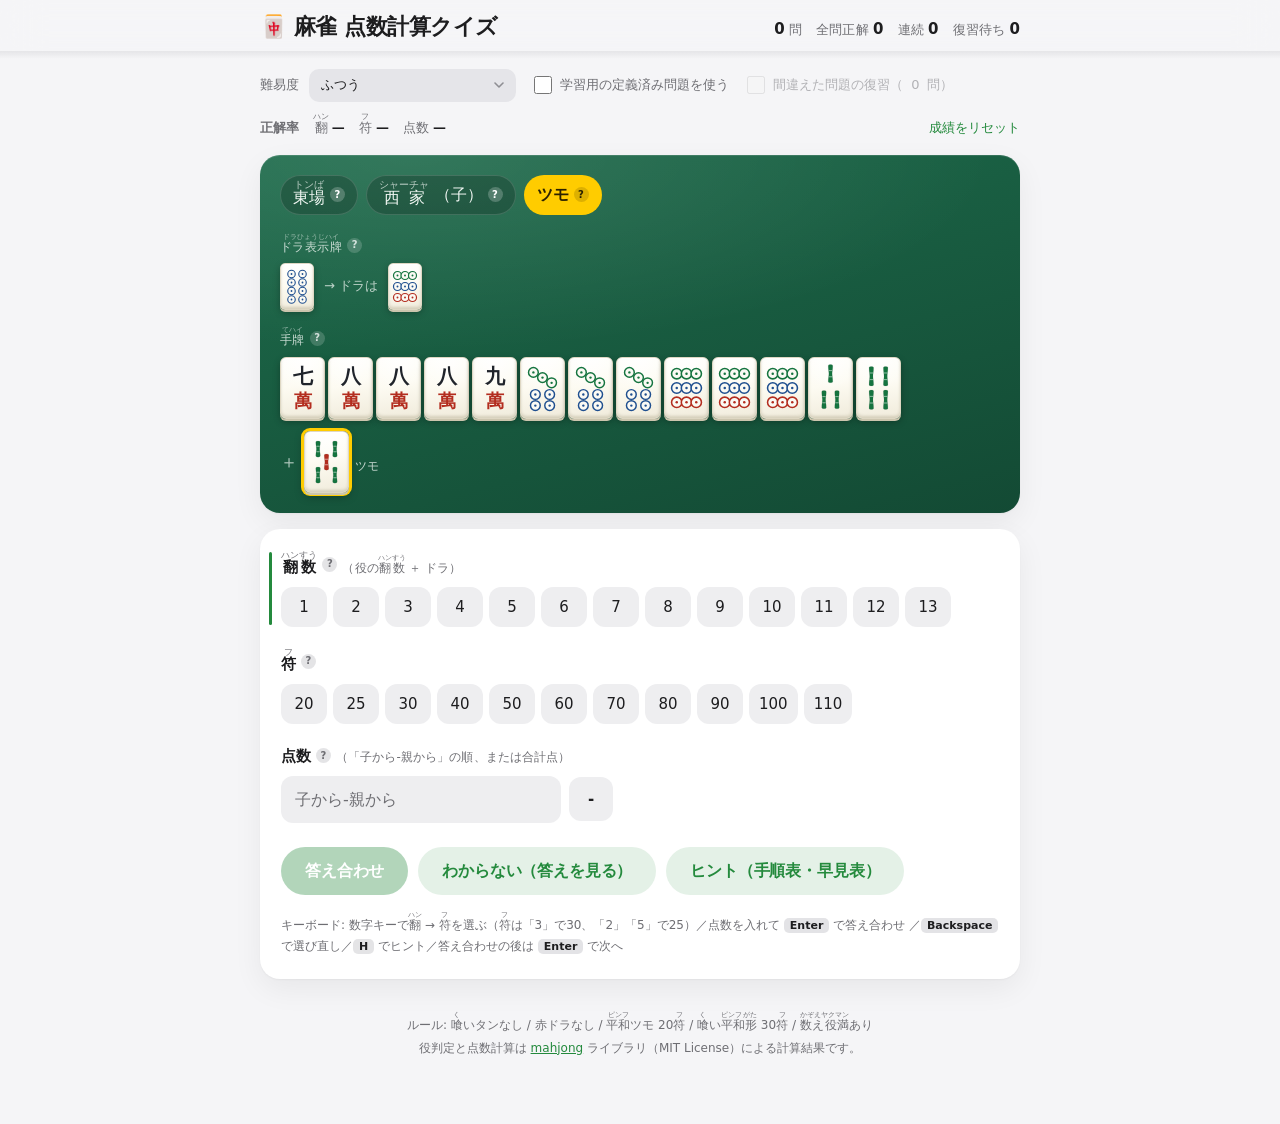
<file: docs/index.html>
<!DOCTYPE html>
<html lang="ja">
<head>
<meta charset="utf-8">
<meta name="viewport" content="width=device-width, initial-scale=1">
<title>麻雀 点数計算クイズ</title>
<link rel="stylesheet" href="style.css?v=c3e89d18">
</head>
<body>

<header class="topbar">
  <h1>🀄 麻雀 点数計算クイズ</h1>
  <div class="stats" id="stats">
    <span><b id="stat-total">0</b> 問</span>
    <span>全問正解 <b id="stat-perfect">0</b></span>
    <span>連続 <b id="stat-streak">0</b></span>
    <span>復習待ち <b id="stat-review">0</b></span>
  </div>
</header>

<div class="settings">
  <label>難易度
    <select id="difficulty">
      <option value="easy">やさしい（門前・4翻まで）</option>
      <option value="normal" selected>ふつう</option>
      <option value="hard">むずかしい（役満あり）</option>
    </select>
  </label>
  <label class="check">
    <input type="checkbox" id="preset"> 学習用の定義済み問題を使う
  </label>
  <label class="check" id="review-option">
    <input type="checkbox" id="review"> 間違えた問題の復習（<span id="review-count">0</span>問）
  </label>
  <span class="settings-note" id="settings-note" role="status"></span>
</div>

<div class="rates" id="rates" data-ruby>
  <span class="rates-title" title="ヒントを使った問題は正解率に含めません">正解率</span>
  <span>翻 <b id="rate-han">—</b></span>
  <span>符 <b id="rate-fu">—</b></span>
  <span>点数 <b id="rate-points">—</b></span>
  <button type="button" class="link" id="reset-progress">成績をリセット</button>
</div>

<main data-ruby>
  <section class="card board" id="board">
    <div class="loading">読み込み中…</div>
  </section>

  <section class="card answer" id="answer" hidden>
    <div class="field" id="han-field">
      <div class="field-label" data-help-anchor><button type="button" class="term label-term" data-terms="翻数" aria-expanded="false">翻数<span class="term-mark" aria-hidden="true">?</span></button> <span class="hint">（役の翻数 ＋ ドラ）</span></div>
      <div class="chips" id="han-chips"></div>
    </div>

    <div class="field" id="fu-field">
      <div class="field-label" data-help-anchor><button type="button" class="term label-term" data-terms="符" aria-expanded="false">符<span class="term-mark" aria-hidden="true">?</span></button></div>
      <div class="chips" id="fu-chips"></div>
    </div>

    <div class="field" id="points-field">
      <div class="field-label" data-help-anchor><button type="button" class="term label-term" data-terms="点数" aria-expanded="false">点数<span class="term-mark" aria-hidden="true">?</span></button> <span class="hint" id="points-hint"></span></div>
      <div class="points-row">
        <input type="text" id="points" inputmode="numeric" autocomplete="off"
               placeholder="点数を入力">
        <!-- スマホの数字キーボードには「-」が無いので、ボタンで入れられるようにする -->
        <button type="button" class="insert" id="insert-dash" data-insert="-">-</button>
        <button type="button" class="insert" id="insert-all" data-insert="オール">オール</button>
      </div>
    </div>

    <div class="actions">
      <button id="submit" class="primary" disabled>答え合わせ</button>
      <button id="giveup" class="ghost">わからない（答えを見る）</button>
      <button id="hint-open" class="ghost" aria-controls="hint" aria-expanded="false">ヒント（手順表・早見表）</button>
    </div>

    <p class="kbd-help">
      キーボード: 数字キーで翻 → 符を選ぶ（符は「3」で30、「2」「5」で25）／点数を入れて <kbd>Enter</kbd> で答え合わせ
      ／<kbd>Backspace</kbd> で選び直し／<kbd>H</kbd> でヒント／答え合わせの後は <kbd>Enter</kbd> で次へ
    </p>
  </section>

  <section class="card hint" id="hint" hidden></section>

  <section class="card result" id="result" hidden></section>

  <div class="next-wrap" id="next-wrap" hidden>
    <button id="next" class="primary big">次の問題 →</button>
  </div>
</main>

<footer data-ruby>
  ルール: 喰いタンなし / 赤ドラなし / 平和ツモ 20符 / 喰い平和形 30符 / 数え役満あり<br>
  役判定と点数計算は
  <a href="https://github.com/MahjongRepository/mahjong" target="_blank" rel="noopener noreferrer">mahjong</a>
  ライブラリ（MIT License）による計算結果です。
</footer>

<!-- 出題・採点の取得方法。静的サイト版では build_static.py が
     この行を api-static.js に差し替える。 -->
<script src="api-static.js?v=56be041b"></script>
<script src="quiz-core.js?v=293c78fc"></script>
<script src="progress.js?v=1acaf357"></script>
<script src="tileface.js?v=273529df"></script>
<script src="app.js?v=46c61dac"></script>
</body>
</html>
</file>
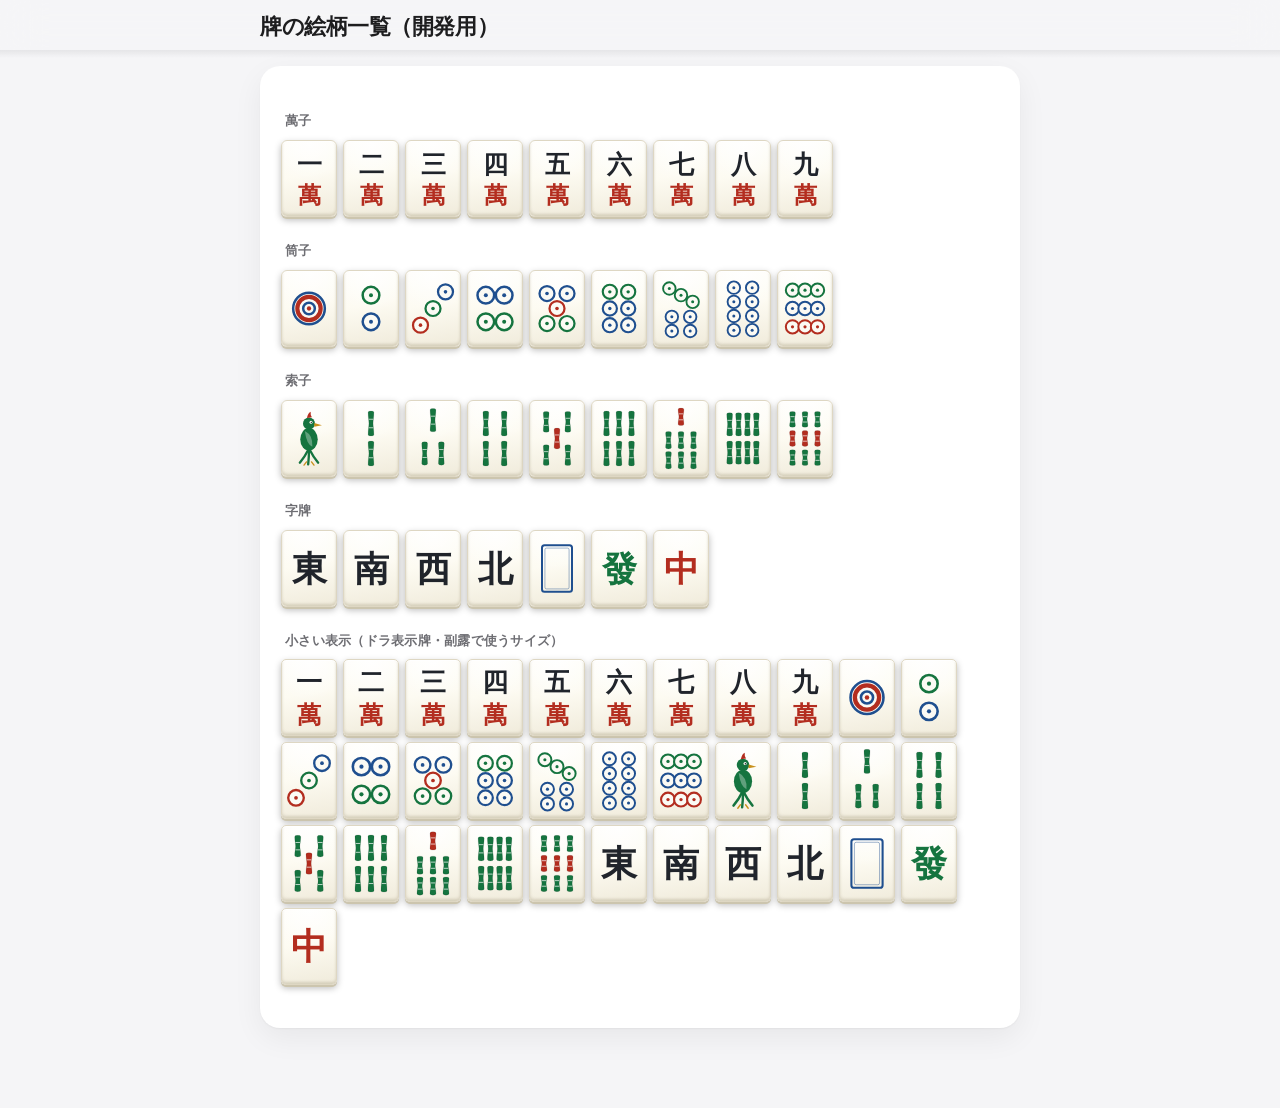
<file: docs/tiles.html>
<!DOCTYPE html>
<html lang="ja">
<head>
<meta charset="utf-8">
<meta name="viewport" content="width=device-width, initial-scale=1">
<title>牌の絵柄一覧（開発用）</title>
<link rel="stylesheet" href="style.css">
<style>
  main { padding-top: 16px; }
  .sheet { display: flex; flex-wrap: wrap; gap: 6px; margin-bottom: 22px; }
  .sheet .tile { width: 56px; height: 77px; }
</style>
</head>
<body>
<header class="topbar"><h1>牌の絵柄一覧（開発用）</h1></header>
<main>
  <div class="card">
    <div class="section-title">萬子</div><div class="sheet" data-range="0,9"></div>
    <div class="section-title">筒子</div><div class="sheet" data-range="9,18"></div>
    <div class="section-title">索子</div><div class="sheet" data-range="18,27"></div>
    <div class="section-title">字牌</div><div class="sheet" data-range="27,34"></div>
    <div class="section-title">小さい表示（ドラ表示牌・副露で使うサイズ）</div>
    <div class="sheet small-sheet" data-range="0,34"></div>
  </div>
</main>
<script src="tileface.js"></script>
<script>
  document.querySelectorAll('.sheet').forEach((sheet) => {
    const [from, to] = sheet.dataset.range.split(',').map(Number);
    for (let tile = from; tile < to; tile += 1) {
      const node = document.createElement('div');
      node.className = sheet.classList.contains('small-sheet') ? 'tile small' : 'tile';
      node.innerHTML = tileFaceSvg(tile);
      node.title = tileName(tile);
      sheet.appendChild(node);
    }
  });
</script>
</body>
</html>
</file>
<file: docs/style.css>
/* 麻雀 点数計算クイズ — 画面スタイル
   配色はライト/ダーク両対応。牌は実物と同じく常に白い面にする。
   Apple のデザイン原則（apple-design）に寄せている:
   押した瞬間に反応する / 半透明のヘッダー / 文字サイズごとの字間 /
   グループ化した一覧 / 動き・透明度を減らす設定への対応。 */

:root {
  --bg: #f5f5f7;
  --surface: #ffffff;
  --fill: rgba(118, 118, 128, .12);
  --fill-strong: rgba(118, 118, 128, .2);
  --text: #1d1d1f;
  --text-dim: #6e6e73;
  --separator: rgba(60, 60, 67, .16);
  --felt: #1d6b4b;
  --felt-dark: #134a34;
  --accent: #248a3d;
  --accent-text: #ffffff;
  --accent-tint: rgba(36, 138, 61, .12);
  --ok: #248a3d;
  --ok-bg: rgba(52, 199, 89, .12);
  --ng: #d70015;
  --ng-bg: rgba(255, 59, 48, .1);
  --gold: #ffcc00;
  --material: rgba(245, 245, 247, .72);
  --shadow: 0 1px 2px rgba(0, 0, 0, .04), 0 10px 30px rgba(0, 0, 0, .06);
  --card-edge: transparent;
}

@media (prefers-color-scheme: dark) {
  :root {
    --bg: #000000;
    --surface: #1c1c1e;
    --fill: rgba(118, 118, 128, .24);
    --fill-strong: rgba(118, 118, 128, .36);
    --text: #f5f5f7;
    --text-dim: #98989d;
    --separator: rgba(84, 84, 88, .6);
    --felt: #1f7451;
    --felt-dark: #10402c;
    --accent: #30d158;
    --accent-text: #00210b;
    --accent-tint: rgba(48, 209, 88, .16);
    --ok: #30d158;
    --ok-bg: rgba(48, 209, 88, .14);
    --ng: #ff453a;
    --ng-bg: rgba(255, 69, 58, .14);
    --gold: #ffd60a;
    --material: rgba(0, 0, 0, .66);
    --shadow: none;
    --card-edge: rgba(255, 255, 255, .06);
  }
}

* { box-sizing: border-box; }

html { -webkit-text-size-adjust: 100%; }

body {
  margin: 0;
  padding: 0 16px 64px;
  background: var(--bg);
  color: var(--text);
  font: 100%/1.6 system-ui, -apple-system, BlinkMacSystemFont, "Hiragino Sans",
    "Yu Gothic UI", "Meiryo", "Noto Sans JP", sans-serif;
  -webkit-font-smoothing: antialiased;
}

main { max-width: 760px; margin: 0 auto; }

/* タップの遅延と灰色のハイライトを消し、押した瞬間の反応は各部品で描く */
button, select, input, label { -webkit-tap-highlight-color: transparent; }
button { touch-action: manipulation; }

/* --- ヘッダー（半透明の素材。内容がその下を流れる） ------------------------ */

.topbar {
  position: sticky;
  top: 0;
  z-index: 10;
  margin: 0 -16px;
  padding: 14px max(16px, calc((100vw - 760px) / 2)) 10px;
  display: flex;
  flex-wrap: wrap;
  align-items: baseline;
  justify-content: space-between;
  gap: 6px 12px;
  background: var(--material);
  -webkit-backdrop-filter: blur(20px) saturate(180%);
  backdrop-filter: blur(20px) saturate(180%);
}
/* 区切り線の代わりに、下端だけ淡くぼかす */
.topbar::after {
  content: "";
  position: absolute;
  left: 0;
  right: 0;
  bottom: -8px;
  height: 8px;
  background: linear-gradient(var(--separator), transparent);
  opacity: .5;
  pointer-events: none;
}

.topbar h1 {
  font-size: 1.375rem;
  line-height: 1.2;
  font-weight: 700;
  letter-spacing: -.02em;
  margin: 0;
}

.stats {
  display: flex;
  gap: 14px;
  font-size: .8125rem;
  color: var(--text-dim);
  letter-spacing: .01em;
}
.stats b {
  color: var(--text);
  font-size: .9375rem;
  font-weight: 600;
  font-variant-numeric: tabular-nums;
}

.settings {
  max-width: 760px;
  margin: 18px auto 16px;
  display: flex;
  flex-wrap: wrap;
  gap: 12px 18px;
  align-items: center;
  font-size: .8125rem;
  color: var(--text-dim);
}
.settings select {
  font: inherit;
  color: var(--text);
  margin-left: 6px;
  padding: 6px 30px 6px 12px;
  border: none;
  border-radius: 10px;
  background:
    url("data:image/svg+xml,%3Csvg xmlns='http://www.w3.org/2000/svg' width='10' height='6'%3E%3Cpath d='M1 1l4 4 4-4' fill='none' stroke='%238e8e93' stroke-width='1.6' stroke-linecap='round' stroke-linejoin='round'/%3E%3C/svg%3E")
      no-repeat right 12px center,
    var(--fill);
  -webkit-appearance: none;
  appearance: none;
  cursor: pointer;
}
.settings .check { display: flex; align-items: center; gap: 8px; cursor: pointer; }
.settings input[type="checkbox"] { accent-color: var(--accent); width: 18px; height: 18px; margin: 0; }
.settings-note { color: var(--accent); font-weight: 600; }
.settings .check:has(input:disabled) { opacity: .5; cursor: default; }

/* 項目別の正解率。どこでつまずいているかを見る */
.rates {
  max-width: 760px;
  margin: -6px auto 16px;
  display: flex;
  flex-wrap: wrap;
  align-items: baseline;
  gap: 4px 14px;
  font-size: .8125rem;
  color: var(--text-dim);
}
.rates b { color: var(--text); font-weight: 600; font-variant-numeric: tabular-nums; }
.rates-title { font-weight: 600; cursor: help; }
button.link {
  font: inherit;
  margin-left: auto;
  padding: 0;
  border: none;
  background: none;
  color: var(--accent);
  cursor: pointer;
}
@media (hover: hover) {
  button.link:hover { text-decoration: underline; }
}
.settings-note:empty { display: none; }

/* --- カード -------------------------------------------------------------- */

.card {
  background: var(--surface);
  border: 1px solid var(--card-edge);
  border-radius: 20px;
  padding: 20px;
  margin-bottom: 16px;
  box-shadow: var(--shadow);
}

.loading { color: var(--text-dim); text-align: center; padding: 40px 0; }

/* --- 問題表示（緑の卓） -------------------------------------------------- */

.board {
  background:
    radial-gradient(140% 100% at 20% 0%, rgba(255, 255, 255, .1), rgba(255, 255, 255, 0) 55%),
    linear-gradient(165deg, var(--felt), var(--felt-dark));
  border: none;
  color: #f1f7f3;
  box-shadow: inset 0 1px 0 rgba(255, 255, 255, .12), var(--shadow);
}
.board .title {
  font-size: .75rem;
  font-weight: 600;
  letter-spacing: .04em;
  background: rgba(255, 255, 255, .16);
  display: inline-block;
  padding: 3px 10px;
  border-radius: 999px;
  margin-bottom: 12px;
}

.badges { display: flex; flex-wrap: wrap; gap: 8px; margin-bottom: 18px; }
.badge {
  font-size: .8125rem;
  font-weight: 500;
  padding: 4px 12px;
  border-radius: 999px;
  background: rgba(0, 0, 0, .2);
  border: 1px solid rgba(255, 255, 255, .14);
}
.badge.strong { background: var(--gold); color: #2b2200; border-color: transparent; font-weight: 700; }

.row { margin-bottom: 16px; }
.row:last-child { margin-bottom: 0; }
.row-label { font-size: .75rem; font-weight: 500; opacity: .8; margin-bottom: 6px; letter-spacing: .04em; }

.hand { display: flex; flex-wrap: wrap; align-items: flex-end; gap: 12px; }
.tiles { display: flex; flex-wrap: wrap; gap: 3px; }
.win-group { display: flex; align-items: flex-end; gap: 6px; }
.win-group::before {
  content: "＋";
  font-size: 18px;
  opacity: .7;
  padding-bottom: 16px;
}
.meld-group { display: flex; align-items: flex-end; gap: 8px; margin-top: 8px; }
.meld-label { font-size: .75rem; opacity: .8; padding-bottom: 16px; }

/* --- 用語の説明（押すと開く「？」） ---------------------------------------- */

button.term {
  font: inherit;
  color: inherit;
  cursor: pointer;
  display: inline-flex;
  align-items: center;
  gap: 5px;
  transition: transform 100ms ease-out, opacity 120ms ease-out;
}
button.term:active { transform: scale(.96); }
button.term:focus-visible { outline: 2px solid var(--gold); outline-offset: 2px; }
button.label-term,
button.meld-label { background: none; border: none; padding: 0; letter-spacing: inherit; }
button.meld-label { padding-bottom: 16px; }
.field-label button.label-term { font-weight: 600; }

.term-mark {
  display: inline-grid;
  place-items: center;
  width: 15px;
  height: 15px;
  border-radius: 50%;
  font-size: 10px;
  font-weight: 700;
  line-height: 1;
  background: var(--fill-strong);
  color: var(--text-dim);
}
.board .term-mark { background: rgba(255, 255, 255, .22); color: #fff; }
.badge.strong .term-mark { background: rgba(43, 34, 0, .16); color: #2b2200; }
button.term[aria-expanded="true"] .term-mark { background: var(--accent); color: var(--accent-text); }
.board button.term[aria-expanded="true"] .term-mark { background: var(--gold); color: #2b2200; }

.term-help {
  margin: 0 0 14px;
  padding: 10px 14px;
  border-radius: 12px;
  background: var(--fill);
  font-size: .8125rem;
  line-height: 1.7;
}
.term-help p { margin: 0; }
/* ふりがなが入っても行が詰まらないよう、説明文は行間を広めにとる */
.term-help,
.explain-desc,
.steps,
.hint-note,
.hint-answer,
.note,
.kbd-help { line-height: 2.1; }
.board rt { color: rgba(241, 247, 243, .75); }
.badge.strong rt { color: rgba(43, 34, 0, .7); }
.term-help p + p { margin-top: 6px; }
.term-help b { margin-right: 8px; }
.board .term-help { background: rgba(0, 0, 0, .28); color: #f1f7f3; }
.meld-group + .term-help,
.row-label + .term-help { margin-top: 2px; }

/* --- 牌 ------------------------------------------------------------------ */

/* 牌は「象牙色の下地（CSS）＋ 絵柄（tileface.js の SVG）」の二層構造。
   下地の内側にわずかな窪みを描いて、彫り込まれた面らしく見せる。 */
.tile {
  --tile-face: #fdfbf2;
  --tile-edge: #ccc5ae;
  width: 45px;
  height: 62px;
  border-radius: 6px;
  background:
    radial-gradient(120% 90% at 50% 0%, rgba(255, 255, 255, .9), rgba(255, 255, 255, 0) 60%),
    linear-gradient(170deg, #fffefa 0%, var(--tile-face) 45%, #f0ebdb 100%);
  border: 1px solid #ded7c3;
  box-shadow:
    inset 0 1px 0 rgba(255, 255, 255, .95),
    inset 0 -2px 3px rgba(140, 128, 96, .28),
    0 2px 0 var(--tile-edge),
    0 3px 7px rgba(0, 0, 0, .28);
  padding: 2px;
  user-select: none;
  flex: none;
  position: relative;
}
.tile svg { display: block; width: 100%; height: 100%; }

.tile.small { width: 34px; height: 47px; border-radius: 5px; padding: 1px; }
.tile.mini { width: 26px; height: 36px; border-radius: 4px; padding: 1px; }

.tile.win {
  box-shadow:
    inset 0 1px 0 rgba(255, 255, 255, .95),
    inset 0 -2px 3px rgba(140, 128, 96, .28),
    0 2px 0 var(--tile-edge),
    0 0 0 3px var(--gold),
    0 3px 10px rgba(0, 0, 0, .35);
}
.tile.rotated { transform: rotate(90deg); margin: 7px 7px 7px 0; }

.dora-row { display: flex; align-items: center; gap: 10px; flex-wrap: wrap; }
.dora-arrow { opacity: .75; font-size: .8125rem; }

/* --- 回答フォーム -------------------------------------------------------- */

.field { margin-bottom: 20px; }

/* キーボードで数字を打つと入る欄（PC のみ印を出す） */
@media (hover: hover) and (pointer: fine) {
  .field { position: relative; }
  .field.active::before {
    content: "";
    position: absolute;
    left: -12px;
    top: 2px;
    bottom: 2px;
    width: 3px;
    border-radius: 2px;
    background: var(--accent);
  }
}
.chip.candidate { box-shadow: inset 0 0 0 2px var(--accent); }
.field-label {
  font-size: .9375rem;
  font-weight: 600;
  letter-spacing: -.01em;
  margin-bottom: 8px;
}
.hint { font-weight: 400; color: var(--text-dim); font-size: .75rem; letter-spacing: .01em; }

.chips { display: flex; flex-wrap: wrap; gap: 6px; }
.chip {
  font: inherit;
  font-size: .9375rem;
  font-weight: 500;
  font-variant-numeric: tabular-nums;
  min-width: 46px;
  min-height: 40px;
  padding: 6px 10px;
  border-radius: 12px;
  border: none;
  background: var(--fill);
  color: var(--text);
  cursor: pointer;
  transition: background-color 120ms ease-out, color 120ms ease-out, transform 100ms ease-out;
}
/* 押した瞬間に縮んで、指の下で反応していることを伝える */
.chip:active:not(:disabled) { transform: scale(.94); }
.chip.selected {
  background: var(--accent);
  color: var(--accent-text);
  font-weight: 700;
}
.chip:disabled { opacity: .45; cursor: default; }
@media (hover: hover) {
  .chip:hover:not(:disabled):not(.selected) { background: var(--fill-strong); }
}

input[type="text"] {
  font: inherit;
  font-size: 1rem;
  width: 100%;
  max-width: 280px;
  padding: 11px 14px;
  border: none;
  border-radius: 12px;
  background: var(--fill);
  color: var(--text);
  transition: box-shadow 120ms ease-out;
}
input[type="text"]::placeholder { color: var(--text-dim); }

.points-row { display: flex; align-items: center; gap: 8px; }
.points-row input[type="text"] { flex: 1 1 auto; }
button.insert {
  font: inherit;
  font-size: .9375rem;
  font-weight: 600;
  min-width: 44px;
  min-height: 44px;
  padding: 0 12px;
  border: none;
  border-radius: 12px;
  background: var(--fill);
  color: var(--text);
  cursor: pointer;
  flex: none;
}
button.insert:active:not(:disabled) { transform: scale(.94); }
button.insert:disabled { opacity: .45; cursor: default; }
button.insert[hidden] { display: none; }

.kbd-help { display: none; margin: 16px 0 0; font-size: .75rem; color: var(--text-dim); line-height: 1.8; }
@media (hover: hover) and (pointer: fine) {
  .kbd-help { display: block; }
}
kbd {
  font: inherit;
  font-size: .6875rem;
  font-weight: 600;
  padding: 1px 6px;
  border-radius: 5px;
  background: var(--fill-strong);
  color: var(--text);
}
input[type="text"]:focus { outline: none; box-shadow: 0 0 0 4px var(--accent-tint), 0 0 0 1.5px var(--accent) inset; }

.actions { display: flex; flex-wrap: wrap; gap: 10px; margin-top: 24px; }

button.primary,
button.ghost {
  font: inherit;
  font-size: 1rem;
  font-weight: 600;
  letter-spacing: -.01em;
  padding: 11px 24px;
  min-height: 44px;
  border-radius: 999px;
  border: none;
  cursor: pointer;
  transition: transform 100ms ease-out, opacity 120ms ease-out, background-color 120ms ease-out;
}
button.primary { background: var(--accent); color: var(--accent-text); }
button.ghost { background: var(--accent-tint); color: var(--accent); }
button.primary:active:not(:disabled),
button.ghost:active { transform: scale(.97); }
button.primary:disabled { opacity: .35; cursor: default; }
button.ghost:disabled { opacity: .35; cursor: default; }
button.primary.big { padding: 13px 32px; font-size: 1.0625rem; }

.next-wrap { text-align: center; margin: 8px 0 24px; }

/* --- ヒント（符計算の手順表・点数早見表） ----------------------------------- */

.hint-head { display: flex; flex-wrap: wrap; align-items: center; justify-content: space-between; gap: 8px 12px; margin-bottom: 14px; }
.tabs { display: inline-flex; padding: 3px; border-radius: 12px; background: var(--fill); }
.tab,
.segment {
  font: inherit;
  font-size: .875rem;
  font-weight: 600;
  padding: 6px 14px;
  border: none;
  border-radius: 9px;
  background: transparent;
  color: var(--text-dim);
  cursor: pointer;
  transition: background-color 120ms ease-out, color 120ms ease-out;
}
.tab[aria-selected="true"],
.segment[aria-pressed="true"] { background: var(--surface); color: var(--text); box-shadow: 0 1px 3px rgba(0, 0, 0, .12); }
.hint-flag { font-size: .75rem; color: var(--text-dim); }

.segments { display: inline-flex; align-items: center; padding: 3px; border-radius: 12px; background: var(--fill); margin-bottom: 10px; }
.segment { padding: 5px 14px; }
.segment-gap { width: 1px; align-self: stretch; margin: 4px 6px; background: var(--separator); }

.steps { margin: 0 0 16px; padding-left: 1.4em; font-size: .875rem; line-height: 1.7; }
.steps li + li { margin-top: 4px; }
.steps b { margin-right: 8px; }
.steps li::marker { color: var(--accent); font-weight: 700; }

.hint-note { font-size: .8125rem; color: var(--text-dim); margin: 8px 0; }

.table-scroll { overflow-x: auto; -webkit-overflow-scrolling: touch; }
.hint-table {
  width: 100%;
  border-collapse: collapse;
  font-size: .8125rem;
  font-variant-numeric: tabular-nums;
  border-radius: 12px;
  overflow: hidden;
  background: var(--fill);
}
.hint-table th,
.hint-table td { padding: 7px 10px; text-align: center; white-space: nowrap; }
.hint-table thead th { font-weight: 600; color: var(--text-dim); }
.hint-table tbody th { text-align: left; font-weight: 600; }
.hint-table small { display: block; font-size: .6875rem; font-weight: 400; color: var(--text-dim); }
.hint-table tbody tr { border-top: 1px solid var(--separator); }
.limit-table tbody tr:first-child { border-top: none; }
.score-table td.limit { background: var(--accent-tint); font-weight: 600; }
.score-table td.none { color: var(--text-dim); opacity: .6; }
.score-table td.answer,
.limit-table tr.answer th,
.limit-table tr.answer td { background: var(--gold); color: #2b2200; font-weight: 700; }
.limit-table tr.answer small { color: rgba(43, 34, 0, .7); }
.hint-answer { font-size: .8125rem; font-weight: 600; margin: 4px 0 10px; }
button.ghost.small { font-size: .8125rem; padding: 6px 16px; min-height: 34px; margin-top: 12px; }
.limit-table { margin-top: 10px; }
.limit-table td { text-align: right; font-weight: 600; }

.hint-used {
  text-align: center;
  font-size: .8125rem;
  color: var(--text-dim);
  margin: -10px 0 18px;
}

/* --- 結果 ---------------------------------------------------------------- */

.verdict {
  text-align: center;
  font-size: 1.5rem;
  line-height: 1.3;
  font-weight: 700;
  letter-spacing: -.02em;
  margin: 4px 0 18px;
}
.verdict.ok { color: var(--ok); }
.verdict.ng { color: var(--ng); }

/* 判定は「グループ化した一覧」：ひとまとまりの角丸の中を、細い線で区切る */
.judge-list {
  display: grid;
  margin-bottom: 24px;
  border-radius: 14px;
  overflow: hidden;
  background: var(--fill);
}
.judge {
  display: flex;
  flex-wrap: wrap;
  align-items: baseline;
  gap: 4px 10px;
  padding: 12px 16px;
}
.judge + .judge { box-shadow: inset 0 1px 0 var(--separator); }
.judge.ok { background: var(--ok-bg); }
.judge.ng { background: var(--ng-bg); }
.judge .mark { font-weight: 700; width: 1.2em; text-align: center; }
.judge.ok .mark { color: var(--ok); }
.judge.ng .mark { color: var(--ng); }
.judge .name { font-weight: 600; min-width: 3.5em; }
.judge .yours { color: var(--text-dim); font-size: .8125rem; }
.judge .truth { margin-left: auto; font-weight: 700; font-variant-numeric: tabular-nums; }

.section-title {
  font-size: .8125rem;
  font-weight: 600;
  letter-spacing: .02em;
  color: var(--text-dim);
  margin: 24px 4px 8px;
}

/* ふりがな（ruby）。読みは本文より小さく淡く出す。 */
ruby { ruby-position: over; -webkit-ruby-position: before; }
rt {
  font-size: .62em;
  font-weight: 500;
  color: var(--text-dim);
  letter-spacing: .01em;
  text-align: center;
}

/* 役・符の一覧。名前と値の行の下に、ひとこと説明と該当する牌を並べる */
.explain-list {
  display: grid;
  border-radius: 14px;
  overflow: hidden;
  background: var(--fill);
  font-size: .875rem;
}
.explain-row { padding: 10px 16px; }
.explain-row + .explain-row { box-shadow: inset 0 1px 0 var(--separator); }
.explain-head { display: flex; align-items: baseline; gap: 12px; line-height: 1.6; }
.explain-head .num {
  margin-left: auto;
  font-weight: 700;
  color: var(--accent);
  font-variant-numeric: tabular-nums;
  white-space: nowrap;
}
.explain-row.total .explain-head { font-weight: 700; }
.explain-row.total .num { color: var(--text); }
.explain-desc { color: var(--text-dim); font-size: .8125rem; line-height: 1.6; margin-top: 2px; }
.explain-tiles { margin-top: 6px; }

.points-box {
  text-align: center;
  padding: 20px;
  border-radius: 16px;
  background: var(--fill);
  margin-top: 10px;
}
.points-box .formula { font-size: .8125rem; color: var(--text-dim); }
.points-box .value {
  font-size: 2.25rem;
  line-height: 1.15;
  font-weight: 700;
  letter-spacing: -.03em;
  font-variant-numeric: tabular-nums;
  margin-top: 6px;
}
.points-box .detail { font-size: .8125rem; color: var(--text-dim); margin-top: 6px; }
.points-box .level {
  display: inline-block;
  background: var(--gold);
  color: #2b2200;
  font-size: .75rem;
  font-weight: 700;
  padding: 2px 10px 1px;
  border-radius: 999px;
  margin-left: 8px;
  vertical-align: middle;
  line-height: 1.6;
}
.points-box .level rt { color: rgba(43, 34, 0, .7); font-weight: 700; }

.note {
  margin-top: 18px;
  padding: 12px 16px;
  border-radius: 14px;
  background: var(--fill);
  font-size: .8125rem;
  color: var(--text-dim);
}
.note b { color: var(--text); }

footer {
  max-width: 760px;
  margin: 32px auto 0;
  font-size: .75rem;
  color: var(--text-dim);
  text-align: center;
  line-height: 1.9;
}
footer a { color: var(--accent); }
footer code { background: var(--fill); padding: 1px 6px; border-radius: 4px; }

@media (max-width: 520px) {
  .tile { width: 34px; height: 47px; }
  .tile.small { width: 26px; height: 36px; }
  /* 手牌 14 枚を 1 行に収める。牌の幅は画面幅から決め、隙間と「＋」を詰める */
  .hand { flex-wrap: nowrap; gap: 5px; }
  .hand .tiles { flex-wrap: nowrap; gap: 1px; }
  .hand .tile {
    width: min(34px, calc((100vw - 100px) / 14));
    height: auto;
    aspect-ratio: 45 / 62;
    padding: 1px;
    border-radius: 3px;
  }
  .win-group::before { display: none; }
  .win-group .meld-label { display: none; }
  .tile.mini { width: 22px; height: 30px; }
  .topbar h1 { font-size: 1.25rem; }
  .card { padding: 16px; border-radius: 18px; }
}

/* --- 動き・透明度・コントラストの設定に従う ------------------------------ */

@media (prefers-reduced-motion: reduce) {
  .chip, button.primary, button.ghost, input[type="text"], button.term, .tab, .segment { transition: none; }
  button.insert:active:not(:disabled) { transform: none; opacity: .7; }
  button.term:active { transform: none; opacity: .7; }
  .chip:active:not(:disabled),
  button.primary:active:not(:disabled),
  button.ghost:active { transform: none; opacity: .7; }
}

@media (prefers-reduced-transparency: reduce) {
  .topbar { background: var(--bg); -webkit-backdrop-filter: none; backdrop-filter: none; }
}

@media (prefers-contrast: more) {
  :root { --separator: rgba(60, 60, 67, .5); --text-dim: #3a3a3c; }
  .card { border-color: var(--separator); }
  .chip, input[type="text"] { box-shadow: inset 0 0 0 1px var(--separator); }
}
</file>
